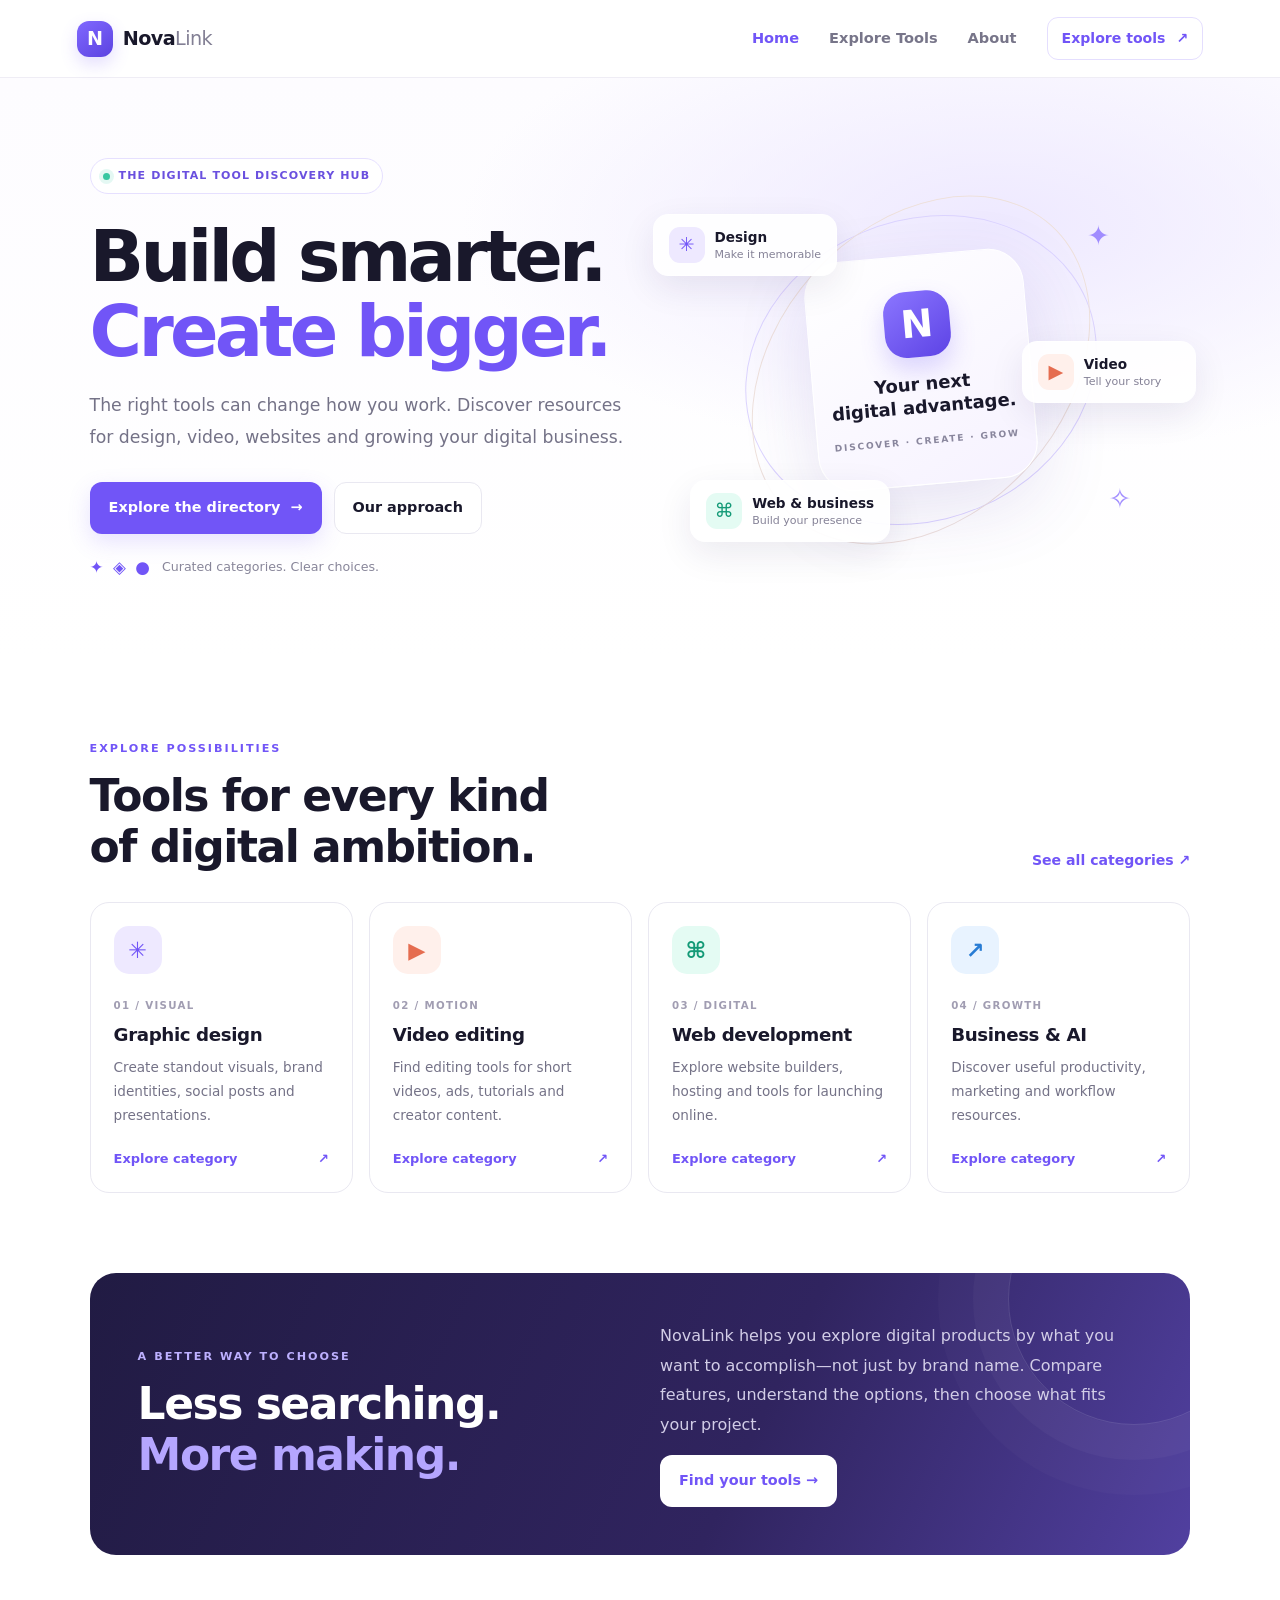
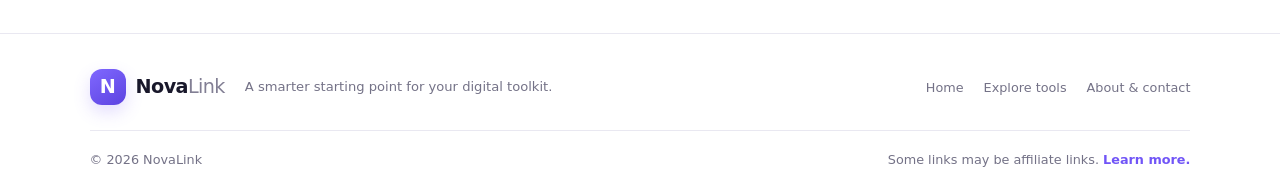
<file: index.html>
<!doctype html>
<html lang="en">
<head>
<meta charset="utf-8"><meta name="viewport" content="width=device-width, initial-scale=1">
<meta name="description" content="Discover digital tools for design, video, websites and business growth with NovaLink.">
<title>NovaLink — Find Your Next Digital Advantage</title><link rel="stylesheet" href="style.css">
</head>
<body>
<header class="header"><a class="brand" href="index.html"><span class="brand-icon">N</span><span>Nova<span class="brand-light">Link</span></span></a><button class="menu-btn" aria-label="Open menu" aria-expanded="false">☰</button><nav class="nav"><a class="current" href="index.html">Home</a><a href="services.html">Explore Tools</a><a href="about.html">About</a></nav><a class="header-cta" href="services.html">Explore tools <span>↗</span></a></header>
<main>
<section class="hero"><div class="hero-copy"><div class="pill"><span class="pulse"></span> THE DIGITAL TOOL DISCOVERY HUB</div><h1>Build smarter.<br><span>Create bigger.</span></h1><p class="hero-desc">The right tools can change how you work. Discover resources for design, video, websites and growing your digital business.</p><div class="actions"><a class="btn btn-primary" href="services.html">Explore the directory <span>→</span></a><a class="btn btn-ghost" href="about.html">Our approach</a></div><div class="trust-line"><span class="avatars">✦ ◈ ●</span><span>Curated categories. Clear choices.</span></div></div>
<div class="hero-visual"><div class="orbit orbit-one"></div><div class="orbit orbit-two"></div><div class="visual-core"><div class="core-logo">N</div><b>Your next<br>digital advantage.</b><small>DISCOVER · CREATE · GROW</small></div><div class="float-card float-a"><span class="float-icon purple">✳</span><span><b>Design</b><small>Make it memorable</small></span></div><div class="float-card float-b"><span class="float-icon coral">▶</span><span><b>Video</b><small>Tell your story</small></span></div><div class="float-card float-c"><span class="float-icon mint">⌘</span><span><b>Web & business</b><small>Build your presence</small></span></div><div class="spark spark-a">✦</div><div class="spark spark-b">✧</div></div></section>
<section class="section categories"><div class="section-top"><div><span class="eyebrow">EXPLORE POSSIBILITIES</span><h2>Tools for every kind<br class="desktop"> of digital ambition.</h2></div><a class="inline-link" href="services.html">See all categories ↗</a></div><div class="category-grid">
<a class="category-card" href="services.html#design"><span class="category-icon icon-purple">✳</span><span class="card-number">01 / VISUAL</span><h3>Graphic design</h3><p>Create standout visuals, brand identities, social posts and presentations.</p><span class="card-link">Explore category <b>↗</b></span></a>
<a class="category-card" href="services.html#video"><span class="category-icon icon-coral">▶</span><span class="card-number">02 / MOTION</span><h3>Video editing</h3><p>Find editing tools for short videos, ads, tutorials and creator content.</p><span class="card-link">Explore category <b>↗</b></span></a>
<a class="category-card" href="services.html#web"><span class="category-icon icon-mint">⌘</span><span class="card-number">03 / DIGITAL</span><h3>Web development</h3><p>Explore website builders, hosting and tools for launching online.</p><span class="card-link">Explore category <b>↗</b></span></a>
<a class="category-card" href="services.html#growth"><span class="category-icon icon-blue">↗</span><span class="card-number">04 / GROWTH</span><h3>Business & AI</h3><p>Discover useful productivity, marketing and workflow resources.</p><span class="card-link">Explore category <b>↗</b></span></a>
</div></section>
<section class="manifesto"><div><span class="eyebrow">A BETTER WAY TO CHOOSE</span><h2>Less searching.<br><span>More making.</span></h2></div><div class="manifesto-right"><p>NovaLink helps you explore digital products by what you want to accomplish—not just by brand name. Compare features, understand the options, then choose what fits your project.</p><a class="btn btn-light" href="services.html">Find your tools →</a></div></section>
</main>
<footer class="footer"><div class="footer-main"><a class="brand" href="index.html"><span class="brand-icon">N</span><span>Nova<span class="brand-light">Link</span></span></a><p>A smarter starting point for your digital toolkit.</p><nav><a href="index.html">Home</a><a href="services.html">Explore tools</a><a href="about.html">About & contact</a></nav></div><div class="footer-bottom"><span>© <span class="year"></span> NovaLink</span><span>Some links may be affiliate links. <a href="about.html#disclosure">Learn more.</a></span></div></footer>
<script src="script.js"></script></body></html>
</file>
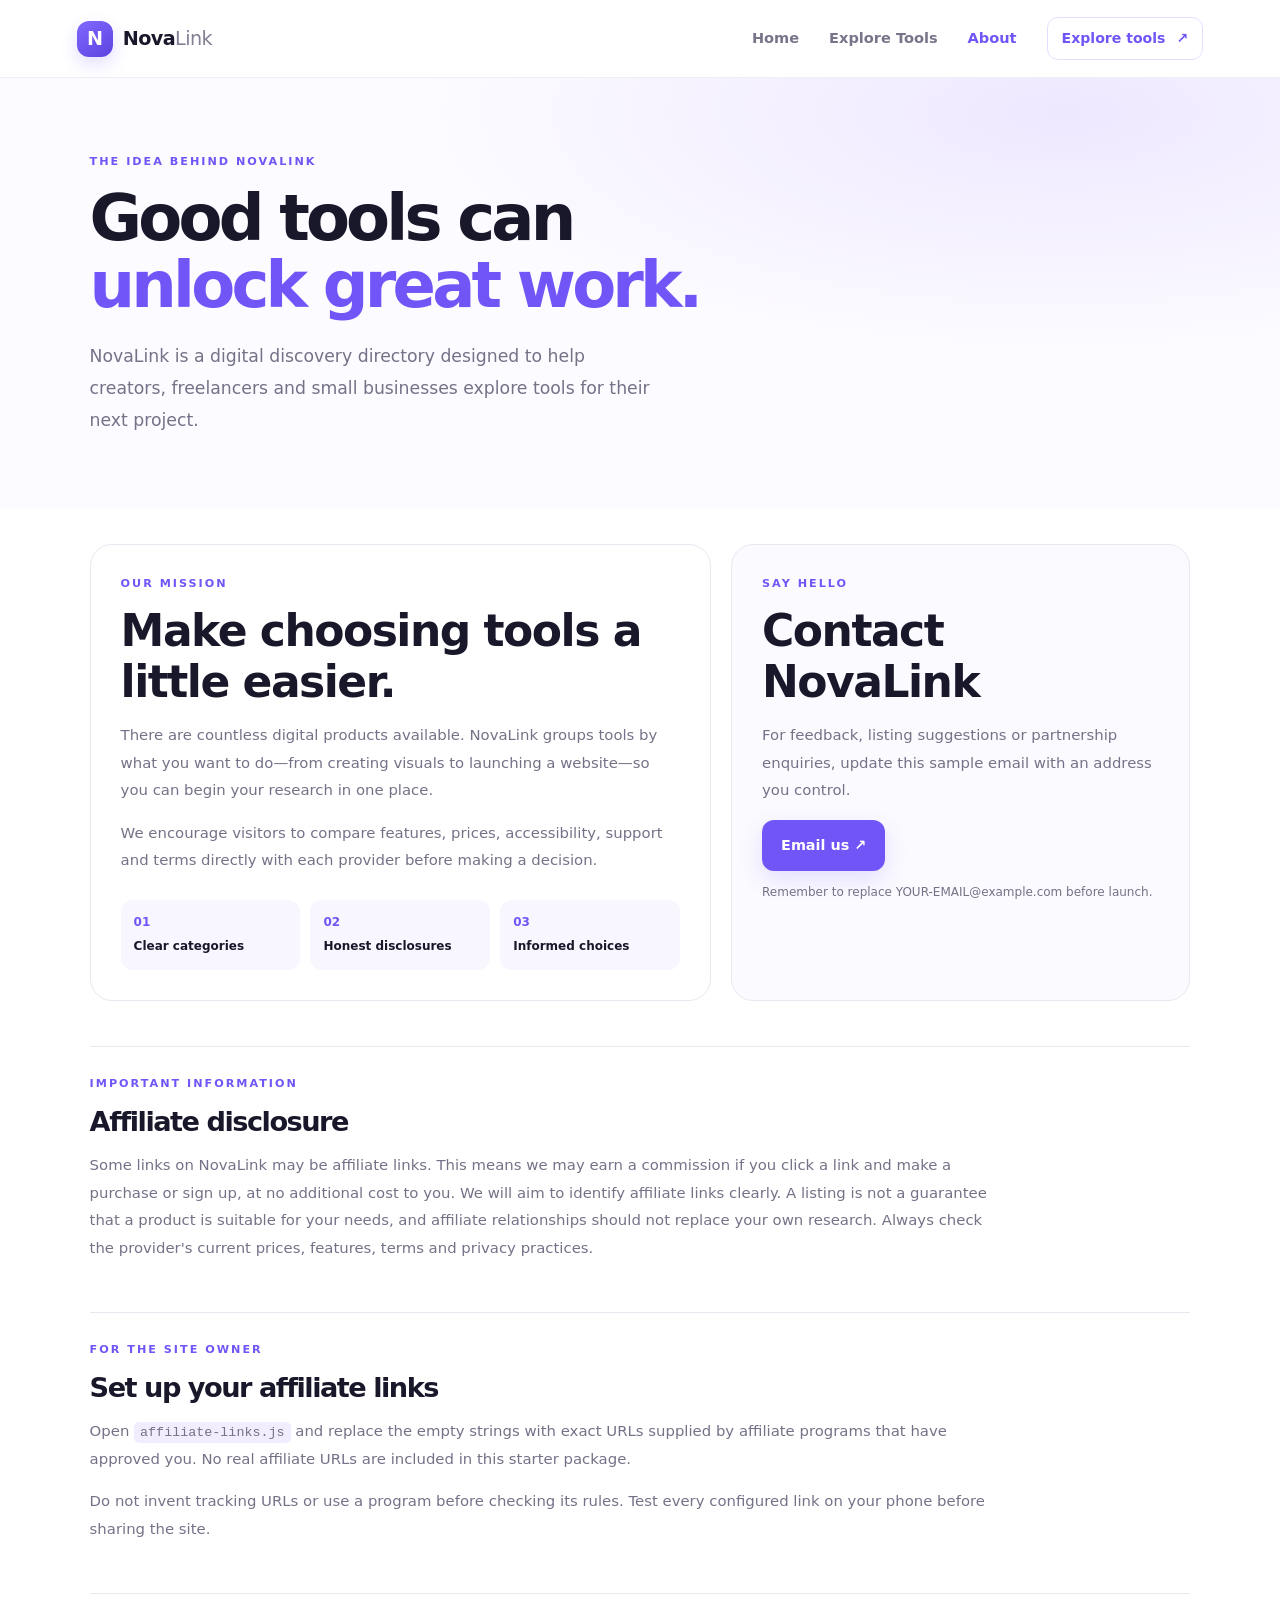
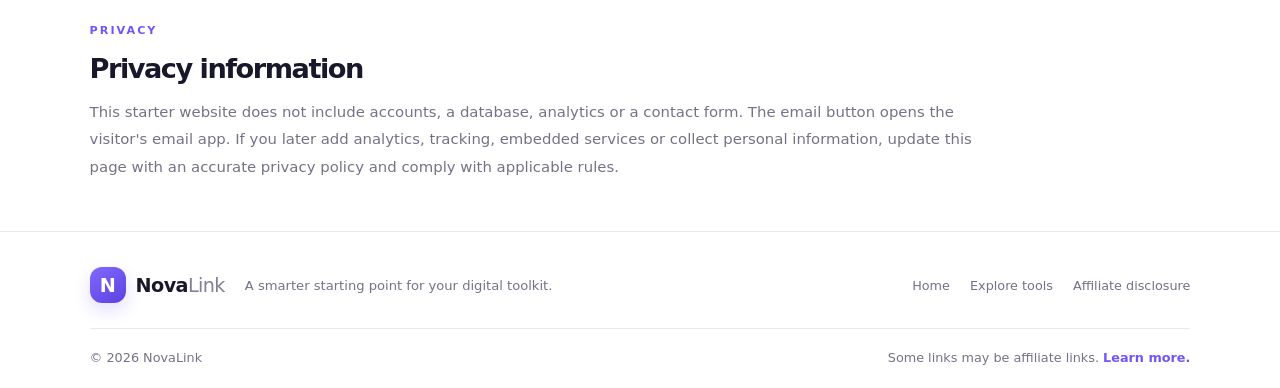
<file: about.html>
<!doctype html>
<html lang="en"><head><meta charset="utf-8"><meta name="viewport" content="width=device-width, initial-scale=1"><meta name="description" content="About NovaLink, contact details and affiliate disclosure."><title>About NovaLink</title><link rel="stylesheet" href="style.css"></head>
<body><header class="header"><a class="brand" href="index.html"><span class="brand-icon">N</span><span>Nova<span class="brand-light">Link</span></span></a><button class="menu-btn" aria-label="Open menu" aria-expanded="false">☰</button><nav class="nav"><a href="index.html">Home</a><a href="services.html">Explore Tools</a><a class="current" href="about.html">About</a></nav><a class="header-cta" href="services.html">Explore tools <span>↗</span></a></header>
<main><section class="page-hero about-hero"><span class="eyebrow">THE IDEA BEHIND NOVALINK</span><h1>Good tools can<br><span>unlock great work.</span></h1><p>NovaLink is a digital discovery directory designed to help creators, freelancers and small businesses explore tools for their next project.</p></section>
<section class="about-layout"><article class="about-panel"><span class="eyebrow">OUR MISSION</span><h2>Make choosing tools a little easier.</h2><p>There are countless digital products available. NovaLink groups tools by what you want to do—from creating visuals to launching a website—so you can begin your research in one place.</p><p>We encourage visitors to compare features, prices, accessibility, support and terms directly with each provider before making a decision.</p><div class="values"><div><b>01</b><span>Clear categories</span></div><div><b>02</b><span>Honest disclosures</span></div><div><b>03</b><span>Informed choices</span></div></div></article><article class="contact-panel" id="contact"><span class="eyebrow">SAY HELLO</span><h2>Contact NovaLink</h2><p>For feedback, listing suggestions or partnership enquiries, update this sample email with an address you control.</p><a class="btn btn-primary" href="mailto:YOUR-EMAIL@example.com">Email us ↗</a><small>Remember to replace YOUR-EMAIL@example.com before launch.</small></article></section>
<section class="legal-section" id="disclosure"><span class="eyebrow">IMPORTANT INFORMATION</span><h2>Affiliate disclosure</h2><p>Some links on NovaLink may be affiliate links. This means we may earn a commission if you click a link and make a purchase or sign up, at no additional cost to you. We will aim to identify affiliate links clearly. A listing is not a guarantee that a product is suitable for your needs, and affiliate relationships should not replace your own research. Always check the provider's current prices, features, terms and privacy practices.</p></section>
<section class="legal-section" id="affiliate-links"><span class="eyebrow">FOR THE SITE OWNER</span><h2>Set up your affiliate links</h2><p>Open <code>affiliate-links.js</code> and replace the empty strings with exact URLs supplied by affiliate programs that have approved you. No real affiliate URLs are included in this starter package.</p><p>Do not invent tracking URLs or use a program before checking its rules. Test every configured link on your phone before sharing the site.</p></section>
<section class="legal-section"><span class="eyebrow">PRIVACY</span><h2>Privacy information</h2><p>This starter website does not include accounts, a database, analytics or a contact form. The email button opens the visitor's email app. If you later add analytics, tracking, embedded services or collect personal information, update this page with an accurate privacy policy and comply with applicable rules.</p></section></main>
<footer class="footer"><div class="footer-main"><a class="brand" href="index.html"><span class="brand-icon">N</span><span>Nova<span class="brand-light">Link</span></span></a><p>A smarter starting point for your digital toolkit.</p><nav><a href="index.html">Home</a><a href="services.html">Explore tools</a><a href="#disclosure">Affiliate disclosure</a></nav></div><div class="footer-bottom"><span>© <span class="year"></span> NovaLink</span><span>Some links may be affiliate links. <a href="#disclosure">Learn more.</a></span></div></footer><script src="script.js"></script></body></html>
</file>
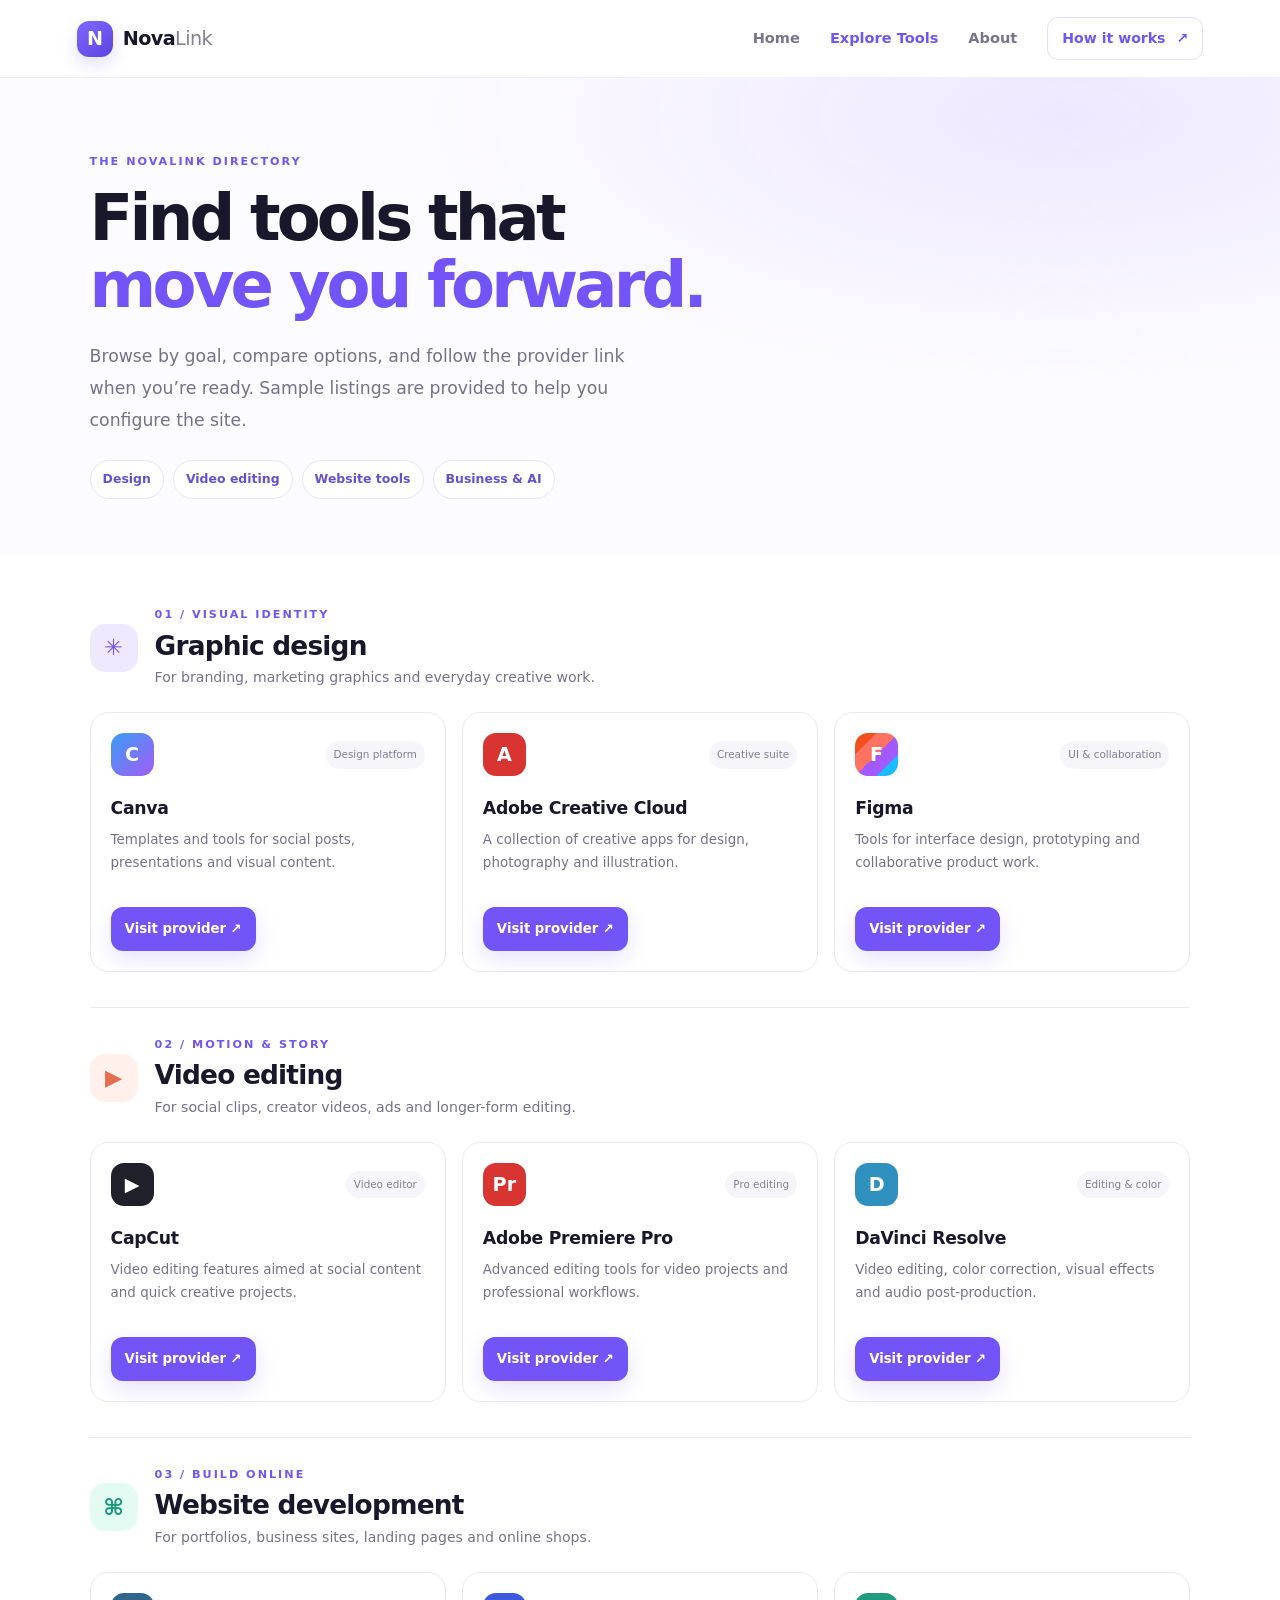
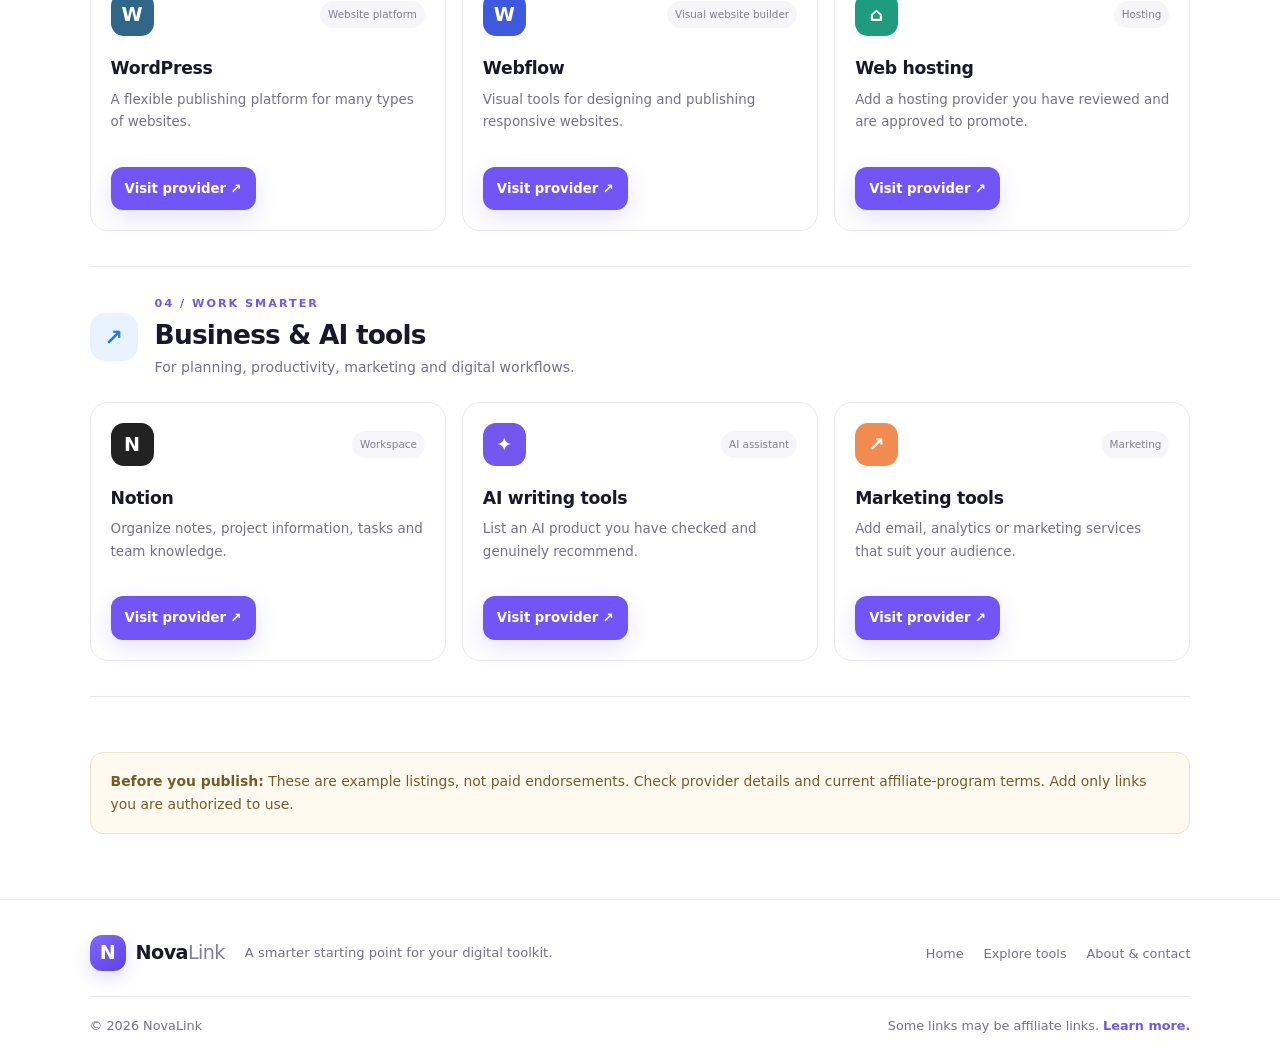
<file: services.html>
<!doctype html>
<html lang="en"><head><meta charset="utf-8"><meta name="viewport" content="width=device-width, initial-scale=1"><meta name="description" content="Explore digital tools for graphic design, video editing, website development and business growth."><title>Explore Tools — NovaLink</title><link rel="stylesheet" href="style.css"></head>
<body><header class="header"><a class="brand" href="index.html"><span class="brand-icon">N</span><span>Nova<span class="brand-light">Link</span></span></a><button class="menu-btn" aria-label="Open menu" aria-expanded="false">☰</button><nav class="nav"><a href="index.html">Home</a><a class="current" href="services.html">Explore Tools</a><a href="about.html">About</a></nav><a class="header-cta" href="about.html#disclosure">How it works <span>↗</span></a></header>
<main><section class="page-hero"><span class="eyebrow">THE NOVALINK DIRECTORY</span><h1>Find tools that<br><span>move you forward.</span></h1><p>Browse by goal, compare options, and follow the provider link when you’re ready. Sample listings are provided to help you configure the site.</p><div class="page-tags"><a href="#design">Design</a><a href="#video">Video editing</a><a href="#web">Website tools</a><a href="#growth">Business & AI</a></div></section>
<section class="directory">
<article class="directory-group" id="design"><div class="group-head"><span class="category-icon icon-purple">✳</span><div><span class="eyebrow">01 / VISUAL IDENTITY</span><h2>Graphic design</h2><p>For branding, marketing graphics and everyday creative work.</p></div></div><div class="tool-grid">
<div class="tool-card"><div class="tool-top"><span class="tool-logo logo-canva">C</span><span class="tag">Design platform</span></div><h3>Canva</h3><p>Templates and tools for social posts, presentations and visual content.</p><a class="btn btn-small btn-primary affiliate-link" data-link="canva" href="about.html#affiliate-links">Visit provider ↗</a></div>
<div class="tool-card"><div class="tool-top"><span class="tool-logo logo-adobe">A</span><span class="tag">Creative suite</span></div><h3>Adobe Creative Cloud</h3><p>A collection of creative apps for design, photography and illustration.</p><a class="btn btn-small btn-primary affiliate-link" data-link="adobe" href="about.html#affiliate-links">Visit provider ↗</a></div>
<div class="tool-card"><div class="tool-top"><span class="tool-logo logo-figma">F</span><span class="tag">UI & collaboration</span></div><h3>Figma</h3><p>Tools for interface design, prototyping and collaborative product work.</p><a class="btn btn-small btn-primary affiliate-link" data-link="figma" href="about.html#affiliate-links">Visit provider ↗</a></div>
</div></article>
<article class="directory-group" id="video"><div class="group-head"><span class="category-icon icon-coral">▶</span><div><span class="eyebrow">02 / MOTION & STORY</span><h2>Video editing</h2><p>For social clips, creator videos, ads and longer-form editing.</p></div></div><div class="tool-grid">
<div class="tool-card"><div class="tool-top"><span class="tool-logo logo-capcut">▶</span><span class="tag">Video editor</span></div><h3>CapCut</h3><p>Video editing features aimed at social content and quick creative projects.</p><a class="btn btn-small btn-primary affiliate-link" data-link="capcut" href="about.html#affiliate-links">Visit provider ↗</a></div>
<div class="tool-card"><div class="tool-top"><span class="tool-logo logo-adobe">Pr</span><span class="tag">Pro editing</span></div><h3>Adobe Premiere Pro</h3><p>Advanced editing tools for video projects and professional workflows.</p><a class="btn btn-small btn-primary affiliate-link" data-link="premiere" href="about.html#affiliate-links">Visit provider ↗</a></div>
<div class="tool-card"><div class="tool-top"><span class="tool-logo logo-davinci">D</span><span class="tag">Editing & color</span></div><h3>DaVinci Resolve</h3><p>Video editing, color correction, visual effects and audio post-production.</p><a class="btn btn-small btn-primary affiliate-link" data-link="davinci" href="about.html#affiliate-links">Visit provider ↗</a></div>
</div></article>
<article class="directory-group" id="web"><div class="group-head"><span class="category-icon icon-mint">⌘</span><div><span class="eyebrow">03 / BUILD ONLINE</span><h2>Website development</h2><p>For portfolios, business sites, landing pages and online shops.</p></div></div><div class="tool-grid">
<div class="tool-card"><div class="tool-top"><span class="tool-logo logo-wordpress">W</span><span class="tag">Website platform</span></div><h3>WordPress</h3><p>A flexible publishing platform for many types of websites.</p><a class="btn btn-small btn-primary affiliate-link" data-link="wordpress" href="about.html#affiliate-links">Visit provider ↗</a></div>
<div class="tool-card"><div class="tool-top"><span class="tool-logo logo-webflow">W</span><span class="tag">Visual website builder</span></div><h3>Webflow</h3><p>Visual tools for designing and publishing responsive websites.</p><a class="btn btn-small btn-primary affiliate-link" data-link="webflow" href="about.html#affiliate-links">Visit provider ↗</a></div>
<div class="tool-card"><div class="tool-top"><span class="tool-logo logo-host">⌂</span><span class="tag">Hosting</span></div><h3>Web hosting</h3><p>Add a hosting provider you have reviewed and are approved to promote.</p><a class="btn btn-small btn-primary affiliate-link" data-link="hosting" href="about.html#affiliate-links">Visit provider ↗</a></div>
</div></article>
<article class="directory-group" id="growth"><div class="group-head"><span class="category-icon icon-blue">↗</span><div><span class="eyebrow">04 / WORK SMARTER</span><h2>Business & AI tools</h2><p>For planning, productivity, marketing and digital workflows.</p></div></div><div class="tool-grid">
<div class="tool-card"><div class="tool-top"><span class="tool-logo logo-notion">N</span><span class="tag">Workspace</span></div><h3>Notion</h3><p>Organize notes, project information, tasks and team knowledge.</p><a class="btn btn-small btn-primary affiliate-link" data-link="notion" href="about.html#affiliate-links">Visit provider ↗</a></div>
<div class="tool-card"><div class="tool-top"><span class="tool-logo logo-ai">✦</span><span class="tag">AI assistant</span></div><h3>AI writing tools</h3><p>List an AI product you have checked and genuinely recommend.</p><a class="btn btn-small btn-primary affiliate-link" data-link="ai" href="about.html#affiliate-links">Visit provider ↗</a></div>
<div class="tool-card"><div class="tool-top"><span class="tool-logo logo-marketing">↗</span><span class="tag">Marketing</span></div><h3>Marketing tools</h3><p>Add email, analytics or marketing services that suit your audience.</p><a class="btn btn-small btn-primary affiliate-link" data-link="marketing" href="about.html#affiliate-links">Visit provider ↗</a></div>
</div></article>
</section><section class="directory-note"><b>Before you publish:</b> These are example listings, not paid endorsements. Check provider details and current affiliate-program terms. Add only links you are authorized to use.</section></main>
<footer class="footer"><div class="footer-main"><a class="brand" href="index.html"><span class="brand-icon">N</span><span>Nova<span class="brand-light">Link</span></span></a><p>A smarter starting point for your digital toolkit.</p><nav><a href="index.html">Home</a><a href="services.html">Explore tools</a><a href="about.html">About & contact</a></nav></div><div class="footer-bottom"><span>© <span class="year"></span> NovaLink</span><span>Some links may be affiliate links. <a href="about.html#disclosure">Learn more.</a></span></div></footer><script src="script.js"></script><script src="affiliate-links.js"></script></body></html>
</file>
<file: style.css>
:root{--ink:#19182b;--muted:#747287;--purple:#7155f7;--purple-dark:#563bd8;--line:#e9e8f1;--bg:#fbfaff;--coral:#ff8c70;--mint:#36c7a0;--blue:#4c9ff5}
*{box-sizing:border-box}html{scroll-behavior:smooth;scroll-padding-top:95px}body{margin:0;color:var(--ink);font-family:Inter,ui-sans-serif,system-ui,-apple-system,"Segoe UI",sans-serif;line-height:1.65;background:white}a{color:inherit;text-decoration:none}.header{height:78px;display:flex;align-items:center;gap:30px;padding:0 max(6vw,22px);position:sticky;top:0;z-index:20;background:#ffffffed;backdrop-filter:blur(16px);border-bottom:1px solid #efedf5}.brand{display:inline-flex;align-items:center;gap:10px;font-weight:850;font-size:1.2rem;letter-spacing:-.6px;white-space:nowrap}.brand-icon{width:36px;height:36px;display:grid;place-items:center;border-radius:12px;background:linear-gradient(145deg,#8068ff,#5c43e0);color:#fff;box-shadow:0 7px 17px #7155f733}.brand-light{font-weight:500;color:#827f94}.nav{display:flex;gap:30px;margin-left:auto}.nav a{font-size:.91rem;font-weight:650;color:#777589}.nav a:hover,.nav a.current{color:var(--purple)}.header-cta{border:1px solid #e4defe;border-radius:11px;padding:9px 14px;color:var(--purple);font-size:.88rem;font-weight:750}.header-cta span{margin-left:6px}.menu-btn{display:none;border:0;border-radius:10px;padding:8px 12px;background:#f1edff;font-size:1.2rem}.hero{padding:80px max(7vw,24px) 78px;display:grid;grid-template-columns:1fr 1fr;align-items:center;gap:25px;overflow:hidden;background:radial-gradient(ellipse at 78% 25%,#eee9ff 0,transparent 38%),linear-gradient(180deg,#fdfcff,#fff)}.hero-copy{max-width:590px}.pill{display:inline-flex;align-items:center;gap:9px;border:1px solid #e6e0ff;border-radius:99px;padding:8px 12px;color:#6a50df;background:#fff;font-size:.69rem;font-weight:850;letter-spacing:1.1px}.pulse{width:7px;height:7px;background:#38c7a1;border-radius:50%;box-shadow:0 0 0 4px #38c7a122}.hero h1,.page-hero h1{font-size:clamp(2.8rem,5.6vw,5.15rem);letter-spacing:-3.8px;line-height:1.04;margin:25px 0 22px;font-weight:850}.hero h1 span,.page-hero h1 span{color:var(--purple)}.hero-desc,.page-hero>p:not(.eyebrow){max-width:560px;color:var(--muted);font-size:1.08rem;line-height:1.85}.actions{display:flex;gap:12px;flex-wrap:wrap;margin:28px 0 20px}.btn{display:inline-flex;align-items:center;justify-content:center;gap:10px;border:1px solid transparent;border-radius:12px;padding:13px 18px;font-size:.9rem;font-weight:750;transition:transform .2s,box-shadow .2s}.btn:hover{transform:translateY(-2px)}.btn-primary{color:white;background:var(--purple);box-shadow:0 8px 22px #7155f72b}.btn-primary:hover{background:var(--purple-dark)}.btn-ghost{border-color:var(--line);background:#fff}.btn-light{background:#fff;color:var(--purple)}.btn-small{padding:10px 13px;font-size:.83rem}.trust-line{display:flex;align-items:center;gap:10px;color:#88869a;font-size:.79rem}.avatars{letter-spacing:2px;color:var(--purple);font-size:1.05rem}.hero-visual{min-height:410px;position:relative;display:grid;place-items:center}.orbit{position:absolute;border:1px solid #dcd4ff;border-radius:50%;transform:rotate(-23deg)}.orbit-one{width:360px;height:300px}.orbit-two{width:290px;height:390px;transform:rotate(42deg);border-color:#eee1dc}.visual-core{position:relative;z-index:2;width:220px;height:230px;border-radius:36px;display:flex;align-items:center;justify-content:center;flex-direction:column;gap:15px;text-align:center;background:linear-gradient(150deg,#fff,#f6f2ff);border:1px solid white;box-shadow:0 25px 75px #4931a522;transform:rotate(-5deg)}.core-logo{display:grid;place-items:center;width:66px;height:66px;border-radius:22px;background:linear-gradient(145deg,#8b76ff,#5d43e5);color:#fff;font-size:2.4rem;font-weight:900;box-shadow:0 12px 25px #7155f73b}.visual-core b{font-size:1.12rem;line-height:1.3}.visual-core small{font-size:.57rem;letter-spacing:1.8px;color:#89869d;font-weight:800}.float-card{position:absolute;z-index:3;display:flex;align-items:center;gap:10px;padding:12px 15px;border:1px solid white;border-radius:15px;background:#ffffffed;box-shadow:0 12px 35px #24145116;min-width:174px}.float-card>span:last-child{display:grid;line-height:1.4}.float-card b{font-size:.85rem}.float-card small{color:#858297;font-size:.69rem}.float-icon{display:grid;place-items:center;width:36px;height:36px;border-radius:11px;font-size:1.2rem}.purple{background:#eee9ff;color:#7155f7}.coral{background:#fff0eb;color:#e56d50}.mint{background:#e4fbf3;color:#149a77}.float-a{top:12%;left:0}.float-b{top:43%;right:-1%}.float-c{bottom:8%;left:7%}.spark{position:absolute;color:#a08cff;font-size:1.7rem}.spark-a{top:12%;right:15%}.spark-b{bottom:13%;right:11%}.section{padding:80px max(7vw,24px)}.section-top{display:flex;align-items:end;justify-content:space-between;gap:20px;margin-bottom:30px}.eyebrow{display:block;color:var(--purple);font-size:.7rem;font-weight:850;letter-spacing:2px;margin-bottom:12px}.section h2,.manifesto h2,.about-panel h2,.contact-panel h2,.legal-section h2{font-size:clamp(1.9rem,3.5vw,2.75rem);letter-spacing:-1.5px;line-height:1.16;margin:0}.inline-link{font-size:.88rem;color:var(--purple);font-weight:800;white-space:nowrap}.category-grid{display:grid;grid-template-columns:repeat(4,1fr);gap:16px}.category-card{padding:23px;border:1px solid var(--line);border-radius:19px;background:#fff;min-height:285px;display:flex;flex-direction:column;transition:transform .2s,box-shadow .2s}.category-card:hover{transform:translateY(-4px);box-shadow:0 15px 35px #21134c0c}.category-icon{display:grid;place-items:center;width:48px;height:48px;border-radius:15px;font-size:1.4rem;font-weight:800;flex-shrink:0}.icon-purple{background:#eee9ff;color:#7155f7}.icon-coral{background:#fff0eb;color:#e56d50}.icon-mint{background:#e4fbf3;color:#149a77}.icon-blue{background:#e8f3ff;color:#287cd4}.card-number{margin-top:23px;color:#a19db2;font-size:.64rem;font-weight:850;letter-spacing:1.3px}.category-card h3{font-size:1.14rem;letter-spacing:-.4px;margin:6px 0}.category-card p{font-size:.85rem;color:var(--muted);line-height:1.75;margin:0 0 20px}.card-link{display:flex;justify-content:space-between;margin-top:auto;color:var(--purple);font-size:.81rem;font-weight:800}.manifesto{margin:0 max(7vw,24px) 78px;padding:48px;border-radius:26px;background:linear-gradient(115deg,#211b43,#30245f 60%,#5140a0);color:white;display:grid;grid-template-columns:1fr 1fr;gap:40px;align-items:center;overflow:hidden;position:relative}.manifesto:after{content:"";position:absolute;width:250px;height:250px;border:1px solid #ffffff20;border-radius:50%;right:-70px;top:-100px;box-shadow:0 0 0 35px #ffffff08,0 0 0 70px #ffffff05}.manifesto .eyebrow{color:#bdb0ff}.manifesto h2 span{color:#b5a6ff}.manifesto-right p{color:#d2cde7;line-height:1.85;margin-top:0}.footer{padding:35px max(7vw,24px) 20px;border-top:1px solid var(--line)}.footer-main{display:flex;align-items:center;gap:20px;flex-wrap:wrap;padding-bottom:25px}.footer-main p{color:var(--muted);font-size:.82rem;margin:0}.footer-main nav{display:flex;gap:20px;margin-left:auto;flex-wrap:wrap}.footer-main nav a,.footer-bottom{font-size:.8rem;color:var(--muted)}.footer-bottom{border-top:1px solid var(--line);padding-top:18px;display:flex;justify-content:space-between;gap:15px;flex-wrap:wrap}.footer-bottom a{color:var(--purple);font-weight:700}.page-hero{padding:75px max(7vw,24px) 55px;background:radial-gradient(ellipse at 83% 8%,#eee8ff,transparent 43%),#fcfbff}.page-hero h1{font-size:clamp(2.8rem,5vw,4.5rem);margin-top:14px}.page-tags{display:flex;gap:9px;flex-wrap:wrap;margin-top:24px}.page-tags a{padding:8px 12px;border:1px solid #e8e2ff;background:white;color:#6550d3;border-radius:99px;font-size:.78rem;font-weight:750}.directory{padding:24px max(7vw,24px) 55px}.directory-group{padding:28px 0 35px;border-bottom:1px solid var(--line);scroll-margin-top:100px}.group-head{display:flex;align-items:center;gap:17px;margin-bottom:23px}.group-head h2{font-size:1.65rem;letter-spacing:-.8px;line-height:1.2;margin:0 0 5px}.group-head p{margin:0;color:var(--muted);font-size:.88rem}.group-head .eyebrow{margin-bottom:5px}.tool-grid{display:grid;grid-template-columns:repeat(3,1fr);gap:16px}.tool-card{border:1px solid var(--line);border-radius:18px;padding:20px;background:#fff;display:flex;flex-direction:column;align-items:flex-start}.tool-top{width:100%;display:flex;justify-content:space-between;align-items:center;gap:8px}.tool-logo{display:grid;place-items:center;width:43px;height:43px;border-radius:13px;font-weight:900;font-size:1.2rem;color:#fff}.logo-canva{background:linear-gradient(135deg,#3b9cf5,#a25df5)}.logo-adobe{background:#d83432}.logo-figma{background:linear-gradient(135deg,#f24e1e 0 25%,#ff7262 25% 50%,#a259ff 50% 75%,#1abcfe 75%)}.logo-capcut{background:#20202a}.logo-davinci{background:#2f8fbd}.logo-wordpress{background:#2f668a}.logo-webflow{background:#3f59de}.logo-host{background:#1f9c7d}.logo-notion{background:#222}.logo-ai{background:#7357ef}.logo-marketing{background:#f18b4f}.tag{font-size:.65rem;color:#817e93;background:#f6f5fa;padding:5px 8px;border-radius:99px}.tool-card h3{font-size:1.08rem;margin:18px 0 6px;letter-spacing:-.3px}.tool-card p{font-size:.84rem;color:var(--muted);margin:0 0 20px;line-height:1.7;min-height:58px}.tool-card .btn{margin-top:auto}.directory-note{margin:0 max(7vw,24px) 65px;padding:17px 20px;border:1px solid #f1e2c2;background:#fffaf0;border-radius:13px;color:#765b28;font-size:.87rem}.about-hero{padding-bottom:55px}.about-layout{padding:35px max(7vw,24px) 45px;display:grid;grid-template-columns:1.15fr .85fr;gap:20px}.about-panel,.contact-panel{border:1px solid var(--line);border-radius:22px;padding:30px}.about-panel p,.contact-panel p,.legal-section p{color:var(--muted);font-size:.93rem;line-height:1.85}.values{display:grid;grid-template-columns:repeat(3,1fr);gap:10px;margin-top:25px}.values div{background:#f8f6ff;padding:13px;border-radius:12px;display:grid;gap:5px}.values b{color:var(--purple);font-size:.75rem}.values span{font-size:.75rem;font-weight:700}.contact-panel{background:#fbfaff}.contact-panel small{display:block;color:var(--muted);font-size:.75rem;margin-top:12px}.legal-section{margin:0 max(7vw,24px);padding:28px 0 35px;border-top:1px solid var(--line);max-width:none}.legal-section h2{font-size:1.7rem}.legal-section p{max-width:900px}code{background:#f1edff;padding:3px 6px;border-radius:5px;font-size:.9em}
@media(max-width:950px){.category-grid{grid-template-columns:repeat(2,1fr)}.hero{gap:5px}.hero-visual{transform:scale(.9)}.tool-grid{grid-template-columns:repeat(2,1fr)}.header{gap:16px}.nav{gap:18px}}
@media(max-width:700px){.header{height:70px;padding:0 20px;justify-content:space-between}.menu-btn{display:block;margin-left:auto}.nav{display:none;position:absolute;top:69px;left:0;right:0;background:#fff;padding:18px 22px 22px;border-bottom:1px solid var(--line);flex-direction:column;align-items:flex-start;gap:18px}.nav.open{display:flex}.header-cta{display:none}.hero{grid-template-columns:1fr;padding:54px 22px 42px}.hero h1{font-size:3.45rem;letter-spacing:-2.6px}.hero-visual{min-height:350px;transform:scale(.92);margin:-4px -10px}.section{padding:58px 22px}.section-top{align-items:flex-start;flex-direction:column}.desktop{display:none}.category-grid{grid-template-columns:1fr 1fr;gap:12px}.category-card{padding:17px;min-height:275px}.manifesto{margin:0 18px 50px;padding:29px 25px;grid-template-columns:1fr;gap:15px}.footer{padding:30px 22px 18px}.footer-main{align-items:flex-start;flex-direction:column}.footer-main nav{margin-left:0}.page-hero{padding:52px 22px 40px}.page-hero h1{font-size:3rem;letter-spacing:-2.4px}.directory{padding:12px 22px 40px}.tool-grid{grid-template-columns:1fr}.tool-card p{min-height:0}.directory-note{margin:0 22px 45px}.about-layout{padding:25px 22px 35px;grid-template-columns:1fr}.legal-section{margin:0 22px;padding:25px 0}.values span{font-size:.69rem}}
@media(max-width:390px){.hero h1{font-size:2.9rem}.category-grid{grid-template-columns:1fr}.category-card{min-height:235px}.hero-visual{transform:scale(.82);margin:-15px -25px}.actions .btn{width:100%}.values{grid-template-columns:1fr}.footer-bottom{flex-direction:column}}
</file>
